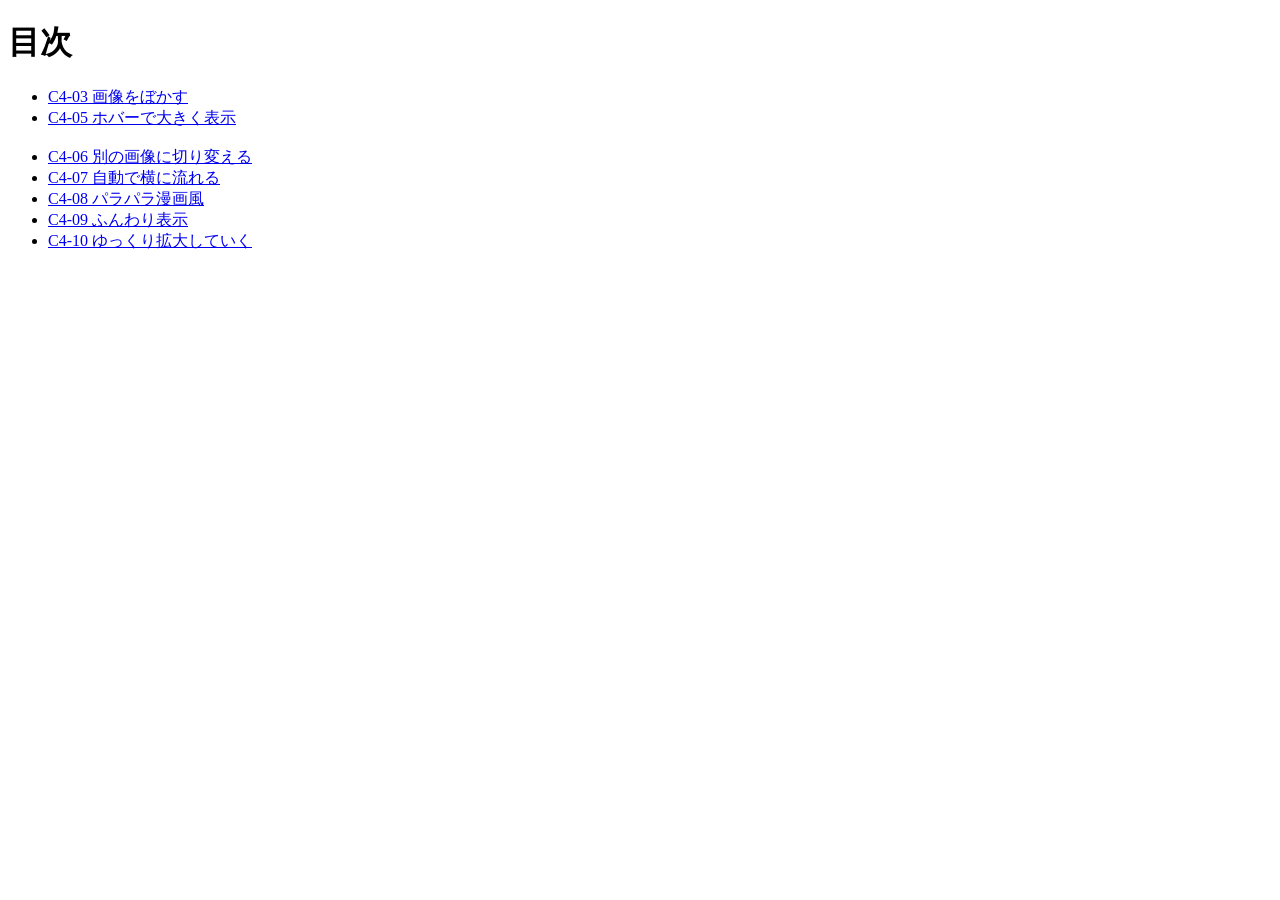
<file: index.html>
<!DOCTYPE html>
<html lang="ja">
<head>
    <meta charset="UTF-8">
    <title>20261126-js</title>
</head>
<body>
    <h1>目次</h1>

    <ul>
        <li><a href="C4-03/index.html">C4-03 画像をぼかす</a></li>
        <li><a href="C4-05/index.html">C4-05 ホバーで大きく表示</a></li>
        <br>

        <li><a href="C4-06/index.html">C4-06 別の画像に切り変える</a></li>
        <li><a href="C4-07/index.html">C4-07 自動で横に流れる</a></li>
        <li><a href="C4-08/index.html">C4-08 パラパラ漫画風</a></li>
        <li><a href="C4-09/index.html">C4-09 ふんわり表示</a></li>
        <li><a href="C4-10/index.html">C4-10 ゆっくり拡大していく</a></li>
    </ul>
</body>
</html>
</file>
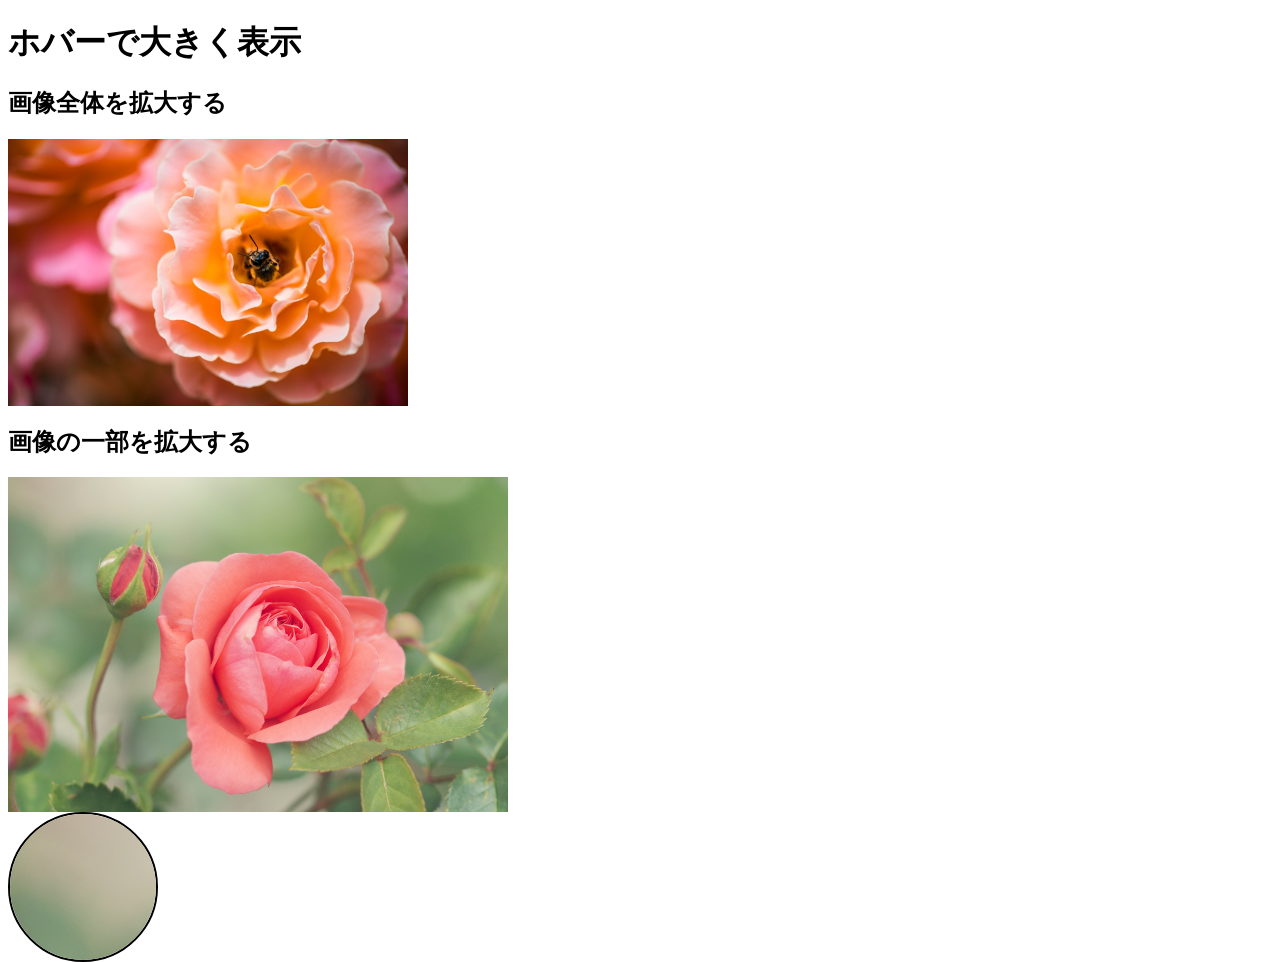
<file: C4-05/index.html>
<!DOCTYPE html>
<html lang="ja">
<head>
  <meta charset="UTF-8">
  <title>C4-05 ホバーで大きく表示</title>
  <link rel="stylesheet" href="style.css">
</head>
<body>
	<h1>ホバーで大きく表示</h1>
    <h2>画像全体を拡大する</h2>
    <img class="img-zoom" src="images/flower1.jpg" alt="花1">

    <h2>画像の一部を拡大する</h2>
    <div class="img-container">
        <img class="img-base" src="images/flower2.jpg" alt="元画像">
        <div class="img-magnifier">
            <img src="images/flower2.jpg" alt="拡大画像">
        </div>
    </div>

  <script src="script.js"></script>
</body>
</html>
</file>
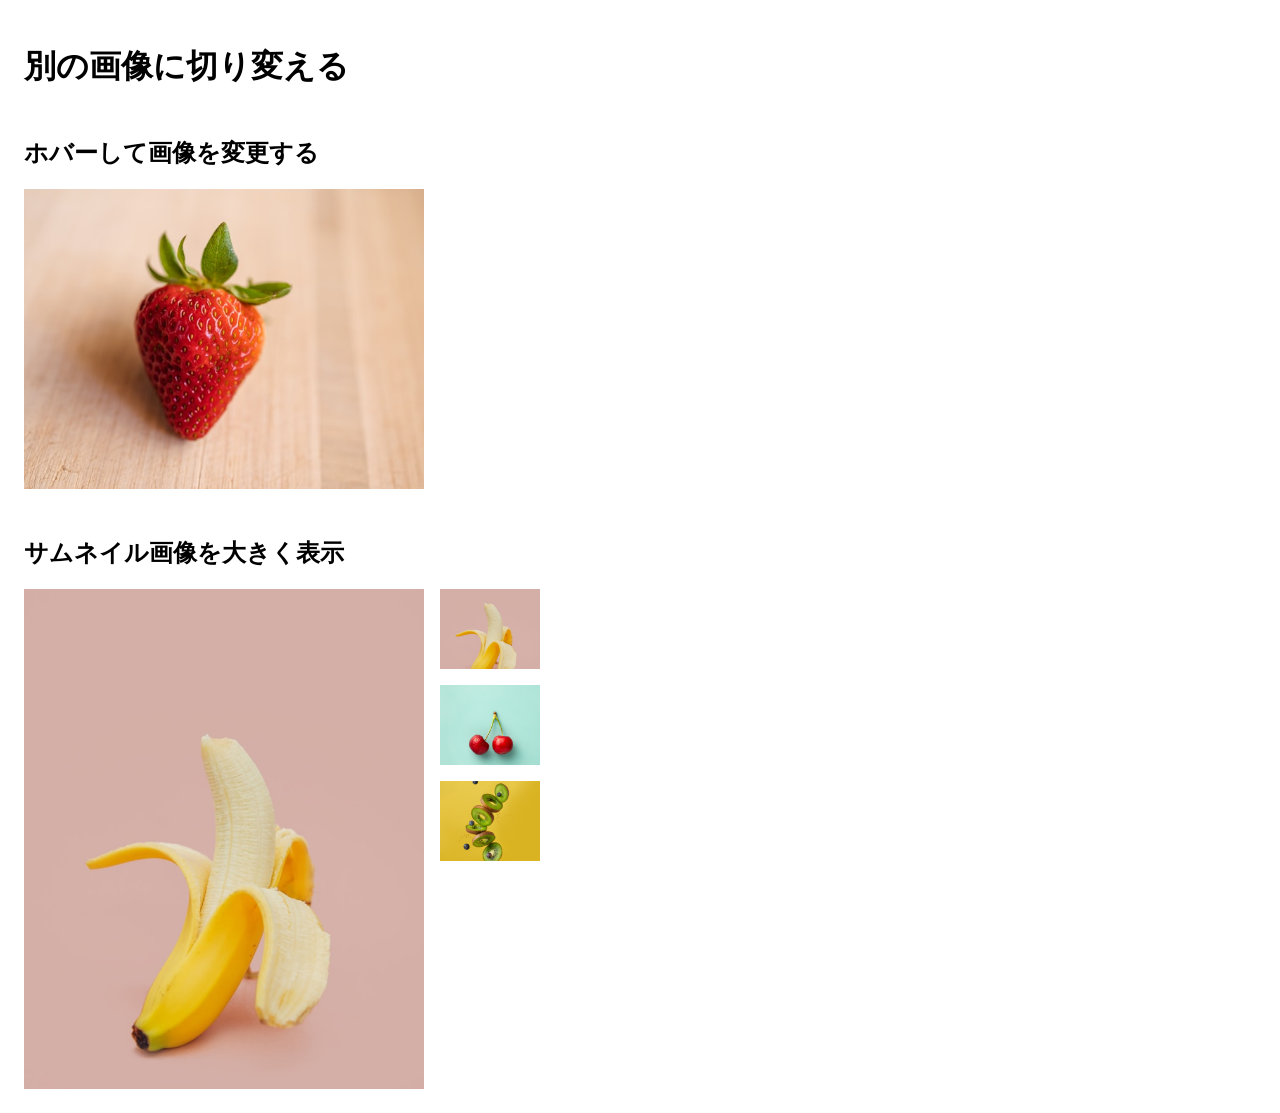
<file: C4-06/index.html>
<!DOCTYPE html>
<html lang="ja">

<head>
    <meta charset="UTF-8">
    <title>C4-06 別の画像に切り変える </title>
    <link rel="stylesheet" href="style.css">
</head>

<body>
    <h1>別の画像に切り変える</h1>
    <h2>ホバーして画像を変更する</h2>
    <div class="img-container">
        <img class="img-change"
            src='images/strawberry1.jpg'
            alt='いちご1'>
    </div>

    <h2>サムネイル画像を大きく表示</h2>
    <div class="gallery">
        <div class="gallery-main">
            <img src='images/gallery1.jpg'
                alt='サムネイル'>
        </div>
        <ul class="gallery-thumbnail">
            <li>
                <img src='images/gallery1.jpg'
                    alt='バナナ'>
            </li>
            <li>
                <img src='images/gallery2.jpg'
                    alt='さくらんぼ'>
            </li>
            <li>
                <img src='images/gallery3.jpg'
                    alt='キウイ'>
            </li>
        </ul>
    </div>

    <script src="script.js"></script>
</body>

</html>
</file>
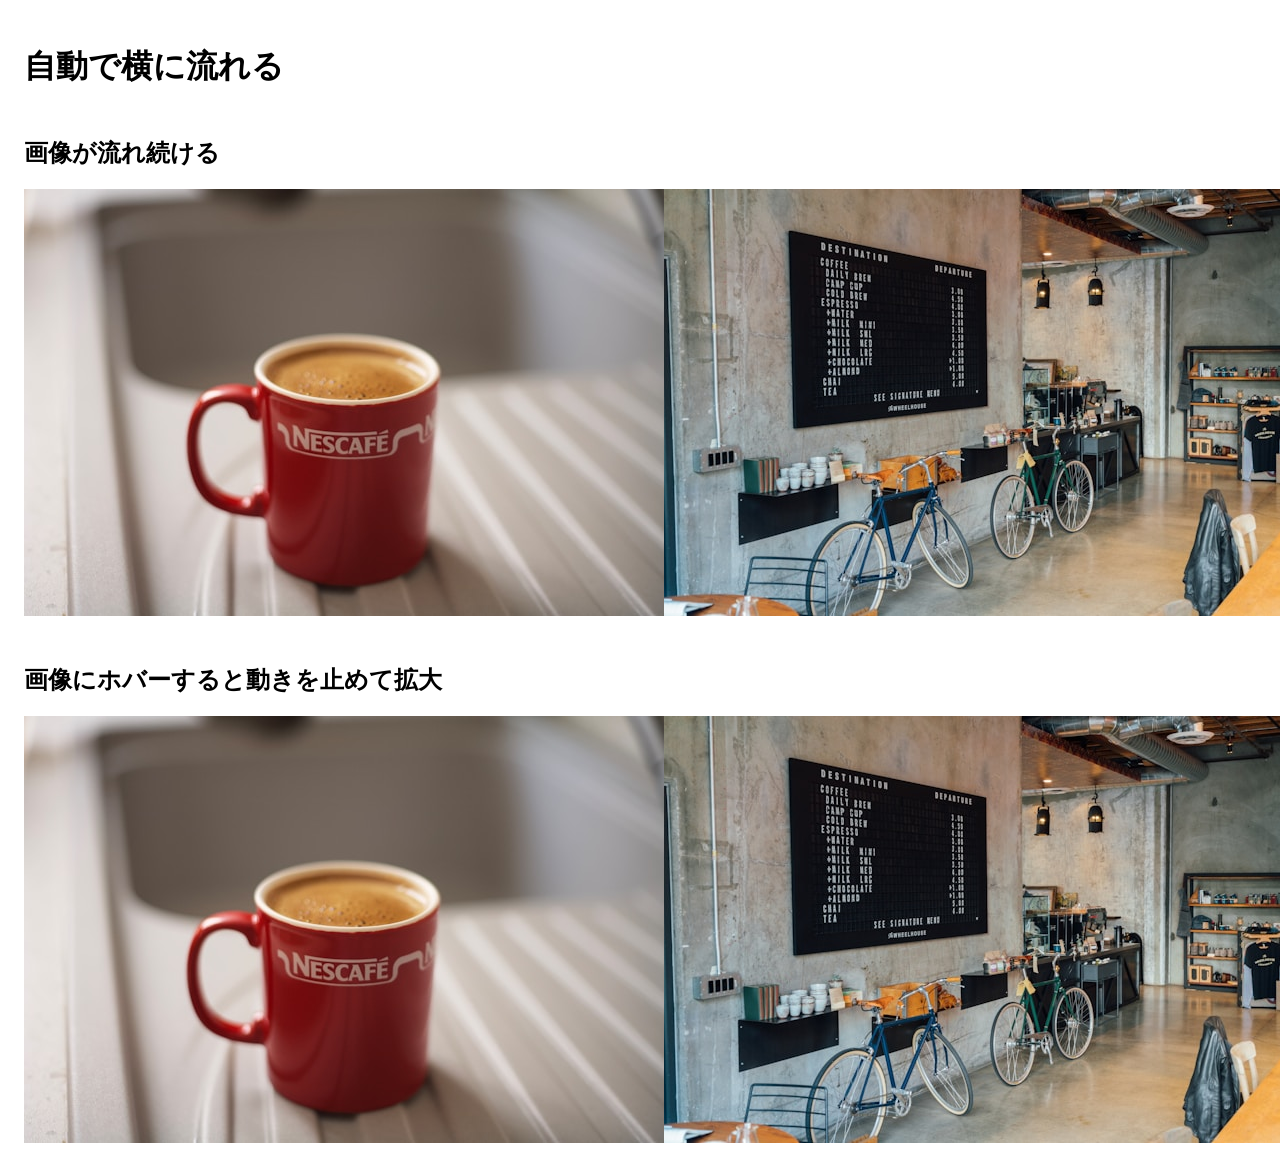
<file: C4-07/index.html>
<!DOCTYPE html>
<html lang="ja">
<head>
  <meta charset="UTF-8">
  <title>C4-07 自動で横に流れる </title>
  <link rel="stylesheet" href="style.css">
</head>
<body>
	<h1>自動で横に流れる</h1>
<h2>画像が流れ続ける</h2>
<div class="marquee-container">
  <div class="marquee-inner">
    <img src='images/cafe1.jpg' alt='カフェ1'>
    <img src='images/cafe2.jpg' alt='カフェ2'>
    <img src='images/cafe3.jpg' alt='カフェ3'>
    <img src='images/cafe4.jpg' alt='カフェ4'>
  </div>
  <div class="marquee-inner">
    <img src='images/cafe1.jpg' alt='カフェ1'>
    <img src='images/cafe2.jpg' alt='カフェ2'>
    <img src='images/cafe3.jpg' alt='カフェ3'>
    <img src='images/cafe4.jpg' alt='カフェ4'>
  </div>
</div>

<h2>画像にホバーすると動きを止めて拡大</h2>
<div class="marquee-container">
  <div class="marquee-inner-stop">
    <img src='images/cafe1.jpg' alt='カフェ1'>
    <img src='images/cafe2.jpg' alt='カフェ2'>
    <img src='images/cafe3.jpg' alt='カフェ3'>
    <img src='images/cafe4.jpg' alt='カフェ4'>
  </div>
  <div class="marquee-inner-stop">
    <img src='images/cafe1.jpg' alt='カフェ1'>
    <img src='images/cafe2.jpg' alt='カフェ2'>
    <img src='images/cafe3.jpg' alt='カフェ3'>
    <img src='images/cafe4.jpg' alt='カフェ4'>
  </div>
</div>

  <script src="script.js"></script>
</body>
</html>
</file>
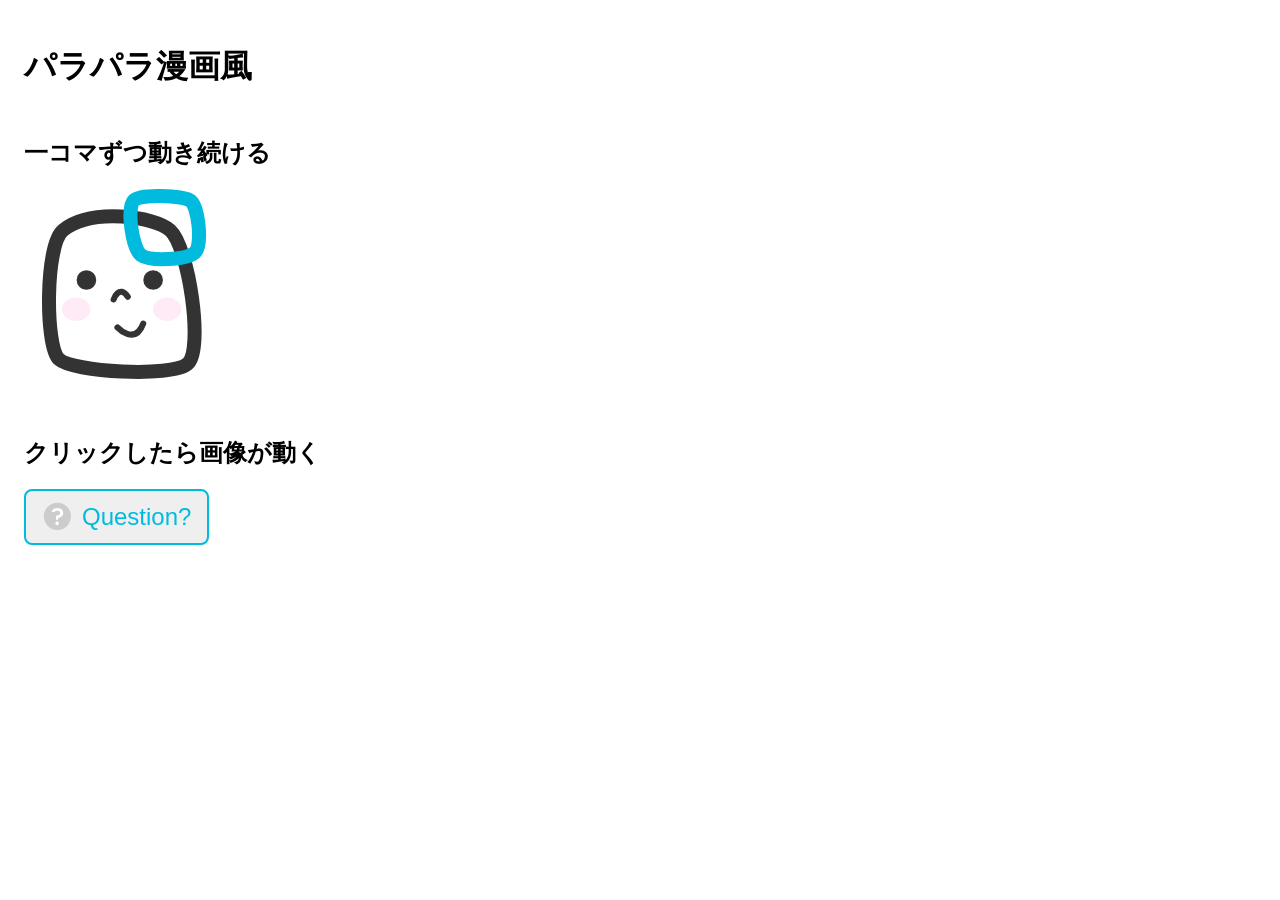
<file: C4-08/index.html>
<!DOCTYPE html>
<html lang="ja">

<head>
    <meta charset="UTF-8">
    <title>C4-08 パラパラ漫画風 </title>
    <link rel="stylesheet" href="style.css">
</head>

<body>
    <h1>パラパラ漫画風</h1>
    <h2>一コマずつ動き続ける</h2>
    <div class="steps"></div>

    <h2>クリックしたら画像が動く</h2>
    <button class="btn-question">
        <span></span>Question?
    </button>

    <script src="script.js"></script>
</body>

</html>
</file>
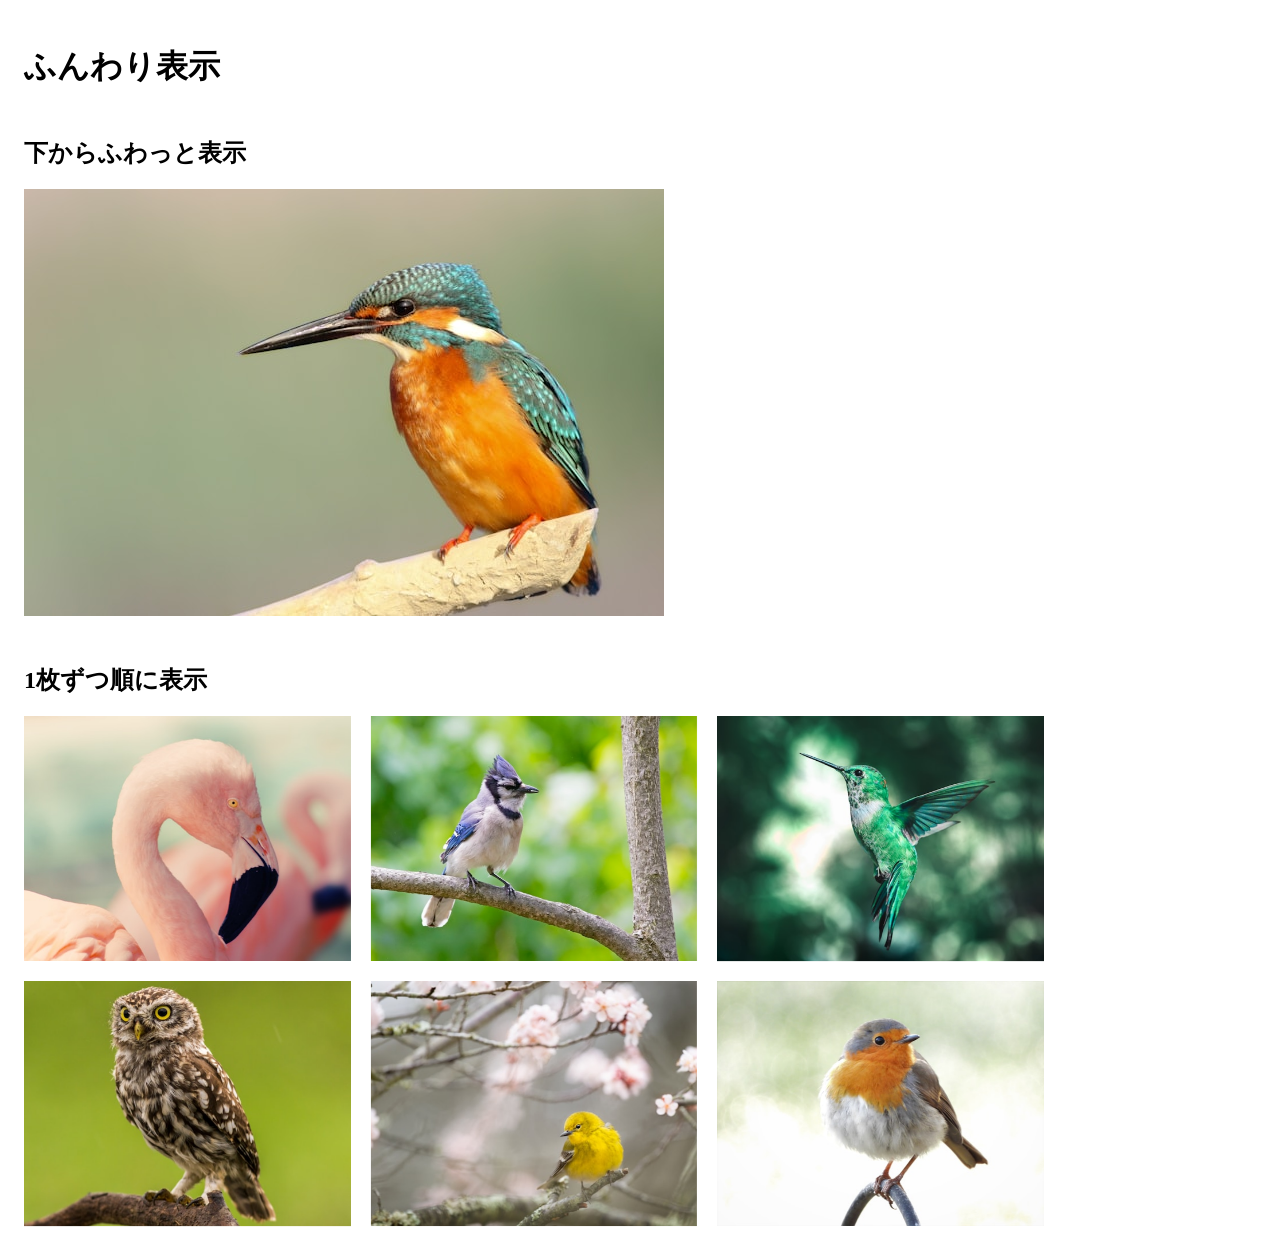
<file: C4-09/index.html>
<!DOCTYPE html>
<html lang="ja">

<head>
    <meta charset="UTF-8">
    <title>C4-09 ふんわり表示 </title>
    <link rel="stylesheet" href="style.css">
</head>

<body>
    <h1>ふんわり表示</h1>
    <h2>下からふわっと表示</h2>
    <img class="img-fadein"
        src='images/bird1.jpg'
        alt='鳥1'>

    <h2>1枚ずつ順に表示</h2>
    <div class="gallery">
        <img class="gallery-item"
            src="images/bird2.jpg"
            alt="鳥2">
        <img class="gallery-item"
            src="images/bird3.jpg"
            alt="鳥3">
        <img class="gallery-item"
            src="images/bird4.jpg"
            alt="鳥4">
        <img class="gallery-item"
            src="images/bird5.jpg"
            alt="鳥5">
        <img class="gallery-item"
            src="images/bird6.jpg"
            alt="鳥6">
        <img class="gallery-item"
            src="images/bird7.jpg"
            alt="鳥7">
    </div>

    <script src="script.js"></script>
</body>

</html>
</file>
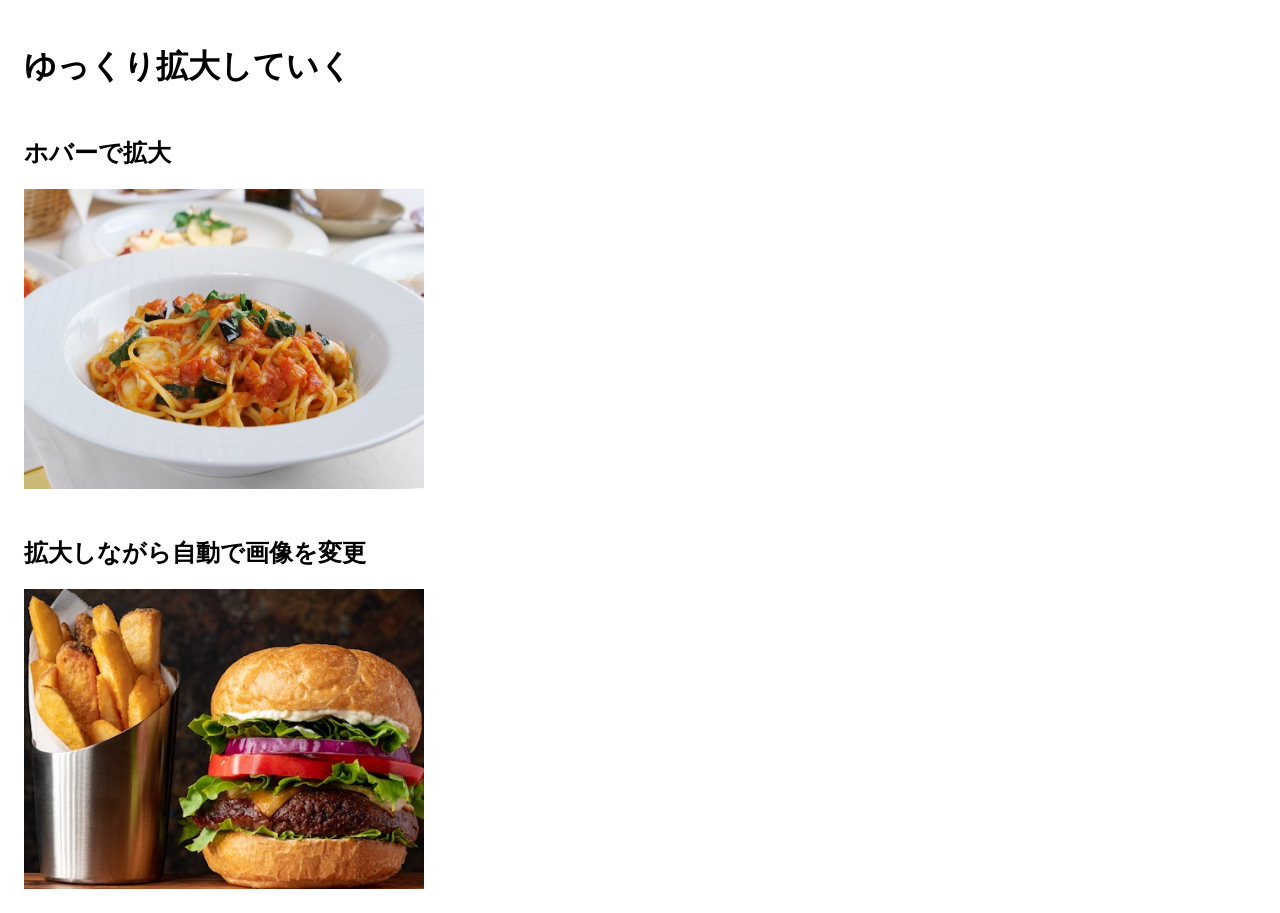
<file: C4-10/index.html>
<!DOCTYPE html>
<html lang="ja">
<head>
  <meta charset="UTF-8">
  <title>C4-10 ゆっくり拡大していく </title>
  <link rel="stylesheet" href="style.css">
</head>
<body>
	<h1>ゆっくり拡大していく</h1>
<h2>ホバーで拡大</h2>
<div class="zoom">
  <img src='images/food1.jpg' alt='フード1'>
</div>

<h2>拡大しながら自動で画像を変更</h2>
<div class="gallery-container">
  <img class="gallery-item" src='images/food2.jpg' alt='フード2'>
  <img class="gallery-item" src='images/food3.jpg' alt='フード3'>
  <img class="gallery-item" src='images/food4.jpg' alt='フード4'>
</div>

  <script src="script.js"></script>
</body>
</html>
</file>
<file: C4-05/style.css>
@charset "utf-8";
* {
  box-sizing: border-box;
}

/* 共通（※DEMOによっては一部変更の必要アリ） */
img {
    display: block;
}

.img-zoom {
    transition: 0.4s;
    max-width: 400px;
}

.img-zoom:hover {
    scale: 1.1;
    rotate: -10deg;
}

/* 画像の一部を拡大する */
.img-container {
    position: relative;
    display: inline-block;
}

.img-base {
    width: 500px;
    height: auto;
}

.img-magnifier {
    position: absolute;
    border: 2px solid #000;
    border-radius: 50%;
    width: 150px;
    height: 150px;
    overflow: hidden;
    pointer-events: none;
}

.img-magnifier img {
    position: absolute;
    width: 1000px;
    transform-origin: top left;
}
</file>
<file: C4-06/style.css>
@charset "utf-8";
* {
  box-sizing: border-box;
}

/* 共通（※DEMOによっては一部変更の必要アリ） */
/* ホバーして画像を変更する */
.img-container {
  width: 400px;
  height: 300px;
  background-image: url('https://images.unsplash.com/photo-1641273452435-f6bfebafa576?crop=entropy&cs=tinysrgb&fit=max&fm=jpg&ixid=M3wzMjM4NDZ8MHwxfHJhbmRvbXx8fHx8fHx8fDE3MzU0NTU3MjZ8&ixlib=rb-4.0.3&q=80&w=400');
  background-size: cover;
}
.img-change {
  width: 100%;
  height: 100%;
  object-fit: cover;
  transition: opacity .3s ease;
}
.img-container:hover .img-change {
  opacity: 0;
}

/* サムネイル画像を大きく表示 */
.gallery {
  display: flex;
  gap: 1rem;
}
.gallery-main img {
  width: 400px;
  height: 500px;
  object-fit: cover;
}
.gallery-thumbnail {
  list-style: none;
  padding: 0;
  margin: 0;
}
.gallery-thumbnail li {
  margin-bottom: 1rem;
}
.gallery-thumbnail img {
  width: 100px;
  height: 80px;
  object-fit: cover;
}

/* 基本スタイル */
body {
  padding: 1rem;
}
img {
  display: block;
}
h2 {
  margin-top: 3rem;
}
</file>
<file: C4-07/style.css>
@charset "utf-8";
* {
  box-sizing: border-box;
}

/* 共通（※DEMOによっては一部変更の必要アリ） */
/* 画像が流れ続ける */
.marquee-container {
  display: flex;
  position: relative;
}
.marquee-inner {
  display: flex;
  animation: marquee 20s linear infinite;
}
@keyframes marquee {
  0% {
    translate: 0;
  }
  100% {
    translate: -100%;
  }
}

/* 画像にホバーすると動きを止めて拡大 */
.marquee-inner-stop {
  display: flex;
  animation: marquee 20s linear infinite;
}
.marquee-inner-stop img {
  transition: scale .4s;
}
.marquee-inner-stop:has(img:hover) {
  z-index: 2;
}
.marquee-inner-stop img:hover {
  scale: 1.1;
}
/* 停止時のクラス */
.marquee-paused {
  animation-play-state: paused;
}

/* 基本スタイル */
body {
  padding: 1rem;
  overflow-x: hidden;
}
img {
  display: block;
}
h2 {
  margin-top: 3rem;
}
</file>
<file: C4-08/style.css>
/* 一コマずつ動き続ける */
.steps {
/*   background: url(https://assets.codepen.io/85188/wcb-chan-animation.svg) no-repeat; */
/*     background: url("https://drive.google.com/uc?export=view&id=1zsUPnAaUBfaQ8WGSOBjMNfLAfHsNgsRo") no-repeat; */
  background: url(images/wcb-chan-animation.svg) no-repeat;
/*   background-size: 800px 200px; */
  width: 200px;
  height: 200px;
  animation: smile .8s steps(4, end) alternate infinite;
}
.steps:hover {
  animation-play-state: paused;
}
@keyframes smile {
  to {
    background-position: -800px 0;
  }
}

/* クリックしたら画像が動く */
.btn-question {
  color: #0bd;
  border: 2px solid;
  border-radius: 8px;
  padding-right: 1rem;
  font-size: 1.5rem;
  cursor: pointer;
  display: flex;
  place-items: center;
}
.btn-question:hover {
  color: #0d9;
}
.btn-question span {
  background: url(images/question.svg) no-repeat;
  width: 50px;
  height: 50px;
  display: inline-block;
}
.animate span {
  animation: question .6s steps(24) forwards;
}
@keyframes question {
  to {
    background-position: -1200px 0;
  }
}

/* 基本スタイル */
body {
  padding: 1rem;
}
img {
  display: block;
}
h2 {
  margin-top: 3rem;
}
</file>
<file: C4-09/style.css>
@charset "utf-8";
* {
  box-sizing: border-box;
}

/* 共通（※DEMOによっては一部変更の必要アリ） */
/* 下からふわっと表示 */
.img-fadein {
  opacity: 0;
  translate: 0 50px;
  animation: fadein 1s forwards;
}
@keyframes fadein {
  to {
    opacity: 1;
    translate: 0;
  }
}

/* 1枚ずつ順に表示 */
.gallery {
    display: grid;
    gap: 20px;
    grid-template-columns: repeat(auto-fit, minmax(300px, 1fr));
    max-width: 1020px;
}
.gallery-item {
    opacity: 0;
    width: 100%;
    aspect-ratio: 4 / 3;
    object-fit: cover;
}

/* 基本スタイル */
body {
  padding: 1rem;
}
img {
  display: block;
}
h2 {
  margin-top: 3rem;
}
</file>
<file: C4-10/style.css>
@charset "utf-8";
* {
  box-sizing: border-box;
}

/* 共通（※DEMOによっては一部変更の必要アリ） */
/* ホバーで拡大 */
.zoom {
  width: 400px;
  height: 300px;
  overflow: hidden;
}
.zoom img {
  width: 100%;
  height: 100%;
  transition: scale 1s;
}
.zoom img:hover {
  scale: 1.2;
}

/* 拡大しながら自動で画像を変更 */
.gallery-container {
  position: relative;
  width: 400px;
  height: 300px;
  overflow: hidden;
}
.gallery-item {
  position: absolute;
  top: 50%;
  left: 50%;
  width: 100%;
  height: 100%;
  object-fit: cover;
  translate: -50% -50%;
  opacity: 0;
  scale: 1;
  transition: opacity 1s, scale 4s;
}
.gallery-item.active {
  opacity: 1;
  scale: 1.2;
}

/* 基本スタイル */
body {
  padding: 1rem;
}
img {
  display: block;
}
h2 {
  margin-top: 3rem;
}
</file>
